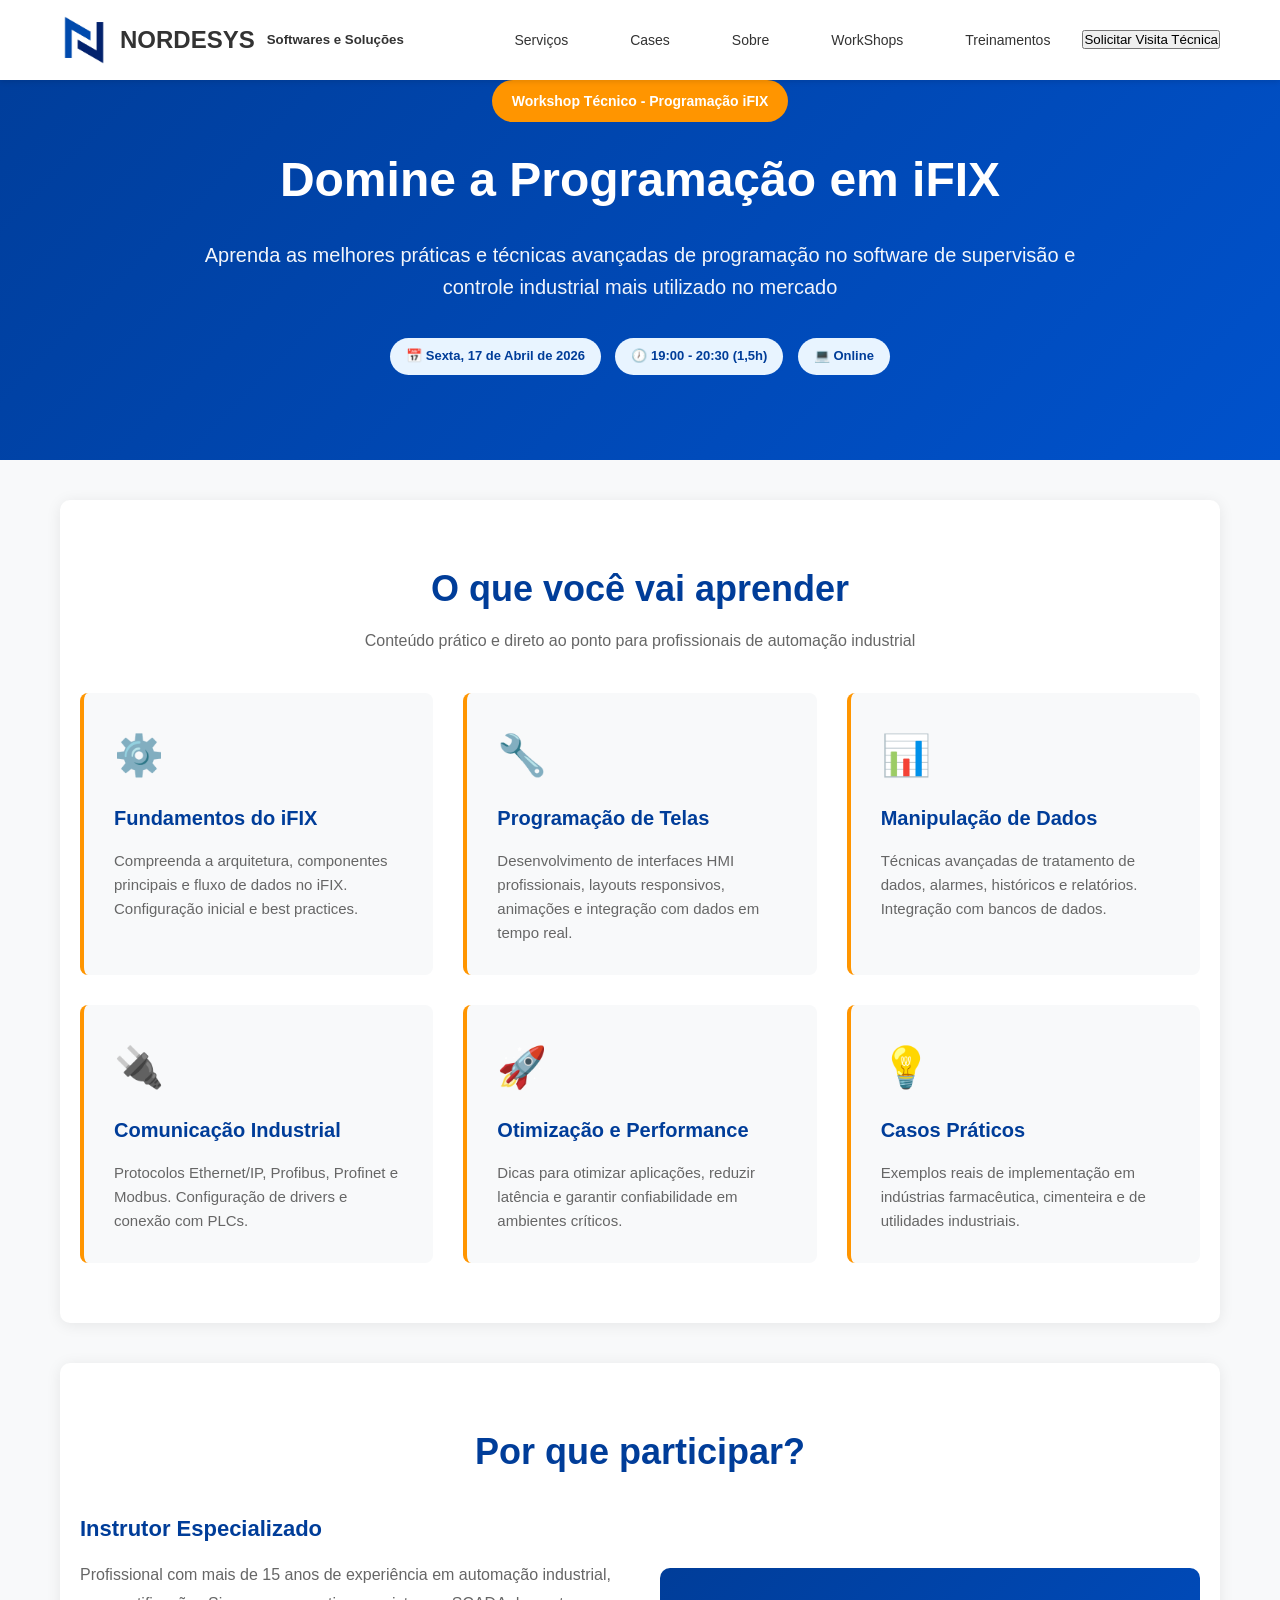
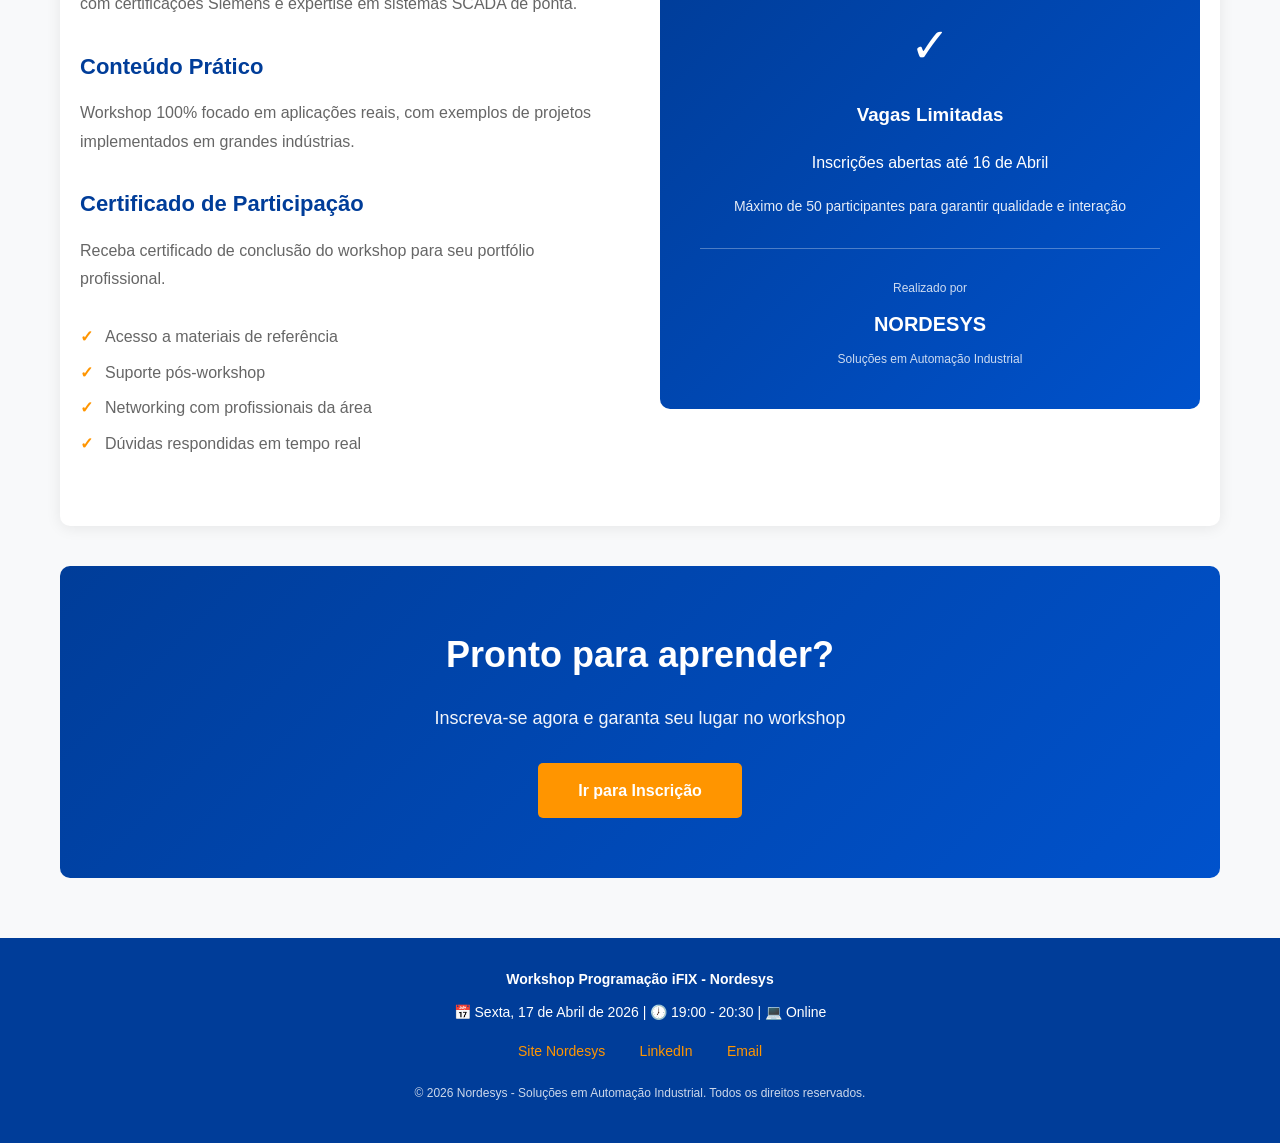
<file: automacao.html>
<!DOCTYPE html>
<html lang="pt-BR">
<head>
    <meta charset="UTF-8">
    <meta name="viewport" content="width=device-width, initial-scale=1.0">
    <title>Workshop Programação iFIX - Nordesys</title>
    <link rel="stylesheet" href="fonts.css">
    <style>

        .header {
    position: sticky;
    top: 0;
    border-bottom: 1px solid var(--border);
    animation: fadeIn 0.6s ease-out;
    background-color:  #FFFFFF; 
    box-shadow: 0 2px 5px rgba(0,0,0,0.1);
    position: fixed;
    width: 100%;
    z-index: 1000;
}

.header-content {
    display: flex;
    align-items: center;
    justify-content: space-between;
    height: 80px;

}

.logo-section {
    display: flex;
    align-items: center;
    gap: 0.75rem;
}
.logo {
    height: 48px;
    width: auto;
}

.nav {
    display: none;
    align-items: center;
    gap: 2rem;
}

@media (min-width: 768px) {
    .nav {
        display: flex;
    }
}

.nav-link {
    color: var(--secondary);
    text-decoration: none;
    transition: color 0.3s ease;
    font-weight: 500;
}

.nav-link:hover {
    color: var(--primary);
} 
        
        * {
            margin: 0;
            padding: 0;
            box-sizing: border-box;
        }

        body {
            font-family: 'Segoe UI', Tahoma, Geneva, Verdana, sans-serif;
            line-height: 1.6;
            color: #333;
            background-color: #f8f9fa;
        }
        .logo {
            font-size: 24px;
            font-weight: bold;
            letter-spacing: 1px;
        }

        .logo-nordesys {
            color: #ff9500;
        }

        nav a {
            color: white;
            text-decoration: none;
            margin-left: 30px;
            font-size: 14px;
            transition: color 0.3s;
        }

        nav a:hover {
            color: #ff9500;
        }

        .hero {
            background: linear-gradient(135deg, #003d99 0%, #0052cc 100%);
            color: white;
            padding: 80px 20px;
            text-align: center;
        }

        .hero-content {
            max-width: 900px;
            margin: 0 auto;
        }

        .hero h1 {
            font-size: 48px;
            margin-bottom: 20px;
            font-weight: 700;
        }

        .hero-subtitle {
            font-size: 20px;
            margin-bottom: 30px;
            opacity: 0.95;
        }

        .hero-badge {
            display: inline-block;
            background-color: #ff9500;
            color: white;
            padding: 10px 20px;
            border-radius: 30px;
            font-weight: bold;
            margin-bottom: 20px;
            font-size: 14px;
        }

        .container {
            max-width: 1200px;
            margin: 0 auto;
            padding: 0 20px;
        }

        .details-section {
            background: white;
            padding: 60px 20px;
            margin: 40px 0;
            border-radius: 10px;
            box-shadow: 0 2px 15px rgba(0, 0, 0, 0.08);
        }

        .details-grid {
            display: grid;
            grid-template-columns: repeat(auto-fit, minmax(280px, 1fr));
            gap: 30px;
            margin-top: 40px;
        }

        .detail-card {
            padding: 30px;
            background: #f8f9fa;
            border-radius: 8px;
            border-left: 4px solid #ff9500;
            transition: transform 0.3s, box-shadow 0.3s;
        }

        .detail-card:hover {
            transform: translateY(-5px);
            box-shadow: 0 5px 20px rgba(0, 0, 0, 0.1);
        }

        .detail-card h3 {
            color: #003d99;
            margin-bottom: 15px;
            font-size: 20px;
        }

        .detail-card .icon {
            font-size: 40px;
            margin-bottom: 15px;
        }

        .detail-card p {
            color: #666;
            font-size: 15px;
        }

        .about-section {
            background: white;
            padding: 60px 20px;
            margin: 40px 0;
            border-radius: 10px;
            box-shadow: 0 2px 15px rgba(0, 0, 0, 0.08);
        }

        .about-section h2 {
            color: #003d99;
            font-size: 36px;
            margin-bottom: 30px;
            text-align: center;
        }

        .about-content {
            display: grid;
            grid-template-columns: 1fr 1fr;
            gap: 40px;
            align-items: center;
        }

        .about-text h3 {
            color: #003d99;
            margin-bottom: 15px;
            font-size: 22px;
        }

        .about-text p {
            color: #666;
            margin-bottom: 15px;
            line-height: 1.8;
        }

        .about-text ul {
            list-style: none;
            margin-top: 20px;
        }

        .about-text li {
            color: #666;
            margin-bottom: 10px;
            padding-left: 25px;
            position: relative;
        }

        .about-text li:before {
            content: "✓";
            position: absolute;
            left: 0;
            color: #ff9500;
            font-weight: bold;
        }

        .form-section {
            background: white;
            padding: 60px 20px;
            margin: 40px 0;
            border-radius: 10px;
            box-shadow: 0 2px 15px rgba(0, 0, 0, 0.08);
        }

        .form-section h2 {
            color: #003d99;
            font-size: 36px;
            margin-bottom: 30px;
            text-align: center;
        }

        .form-container {
            max-width: 700px;
            margin: 0 auto;
        }

        .form-placeholder {
            background: #f0f4ff;
            border: 2px dashed #003d99;
            border-radius: 8px;
            padding: 40px;
            text-align: center;
            color: #003d99;
        }

        .form-placeholder p {
            font-size: 16px;
            margin-bottom: 15px;
        }

        .form-placeholder code {
            background: white;
            padding: 10px 15px;
            border-radius: 5px;
            font-family: 'Courier New', monospace;
            font-size: 12px;
            display: inline-block;
            margin-top: 10px;
        }

        iframe {
            width: 100%;
            min-height: 600px;
            border: none;
            border-radius: 8px;
        }

        .cta-section {
            background: linear-gradient(135deg, #003d99 0%, #0052cc 100%);
            color: white;
            padding: 60px 20px;
            text-align: center;
            margin: 40px 0;
            border-radius: 10px;
        }

        .cta-section h2 {
            font-size: 36px;
            margin-bottom: 20px;
        }

        .cta-section p {
            font-size: 18px;
            margin-bottom: 30px;
            opacity: 0.95;
        }

        .cta-button {
            background-color: #ff9500;
            color: white;
            padding: 15px 40px;
            border: none;
            border-radius: 5px;
            font-size: 16px;
            font-weight: bold;
            cursor: pointer;
            transition: background-color 0.3s, transform 0.3s;
            text-decoration: none;
            display: inline-block;
        }

        .cta-button:hover {
            background-color: #e68900;
            transform: scale(1.05);
        }

        footer {
            background: #003d99;
            color: white;
            text-align: center;
            padding: 30px 20px;
            margin-top: 60px;
        }

        footer p {
            margin-bottom: 10px;
            font-size: 14px;
        }

        .footer-links {
            margin-top: 15px;
        }

        .footer-links a {
            color: #ff9500;
            text-decoration: none;
            margin: 0 15px;
            font-size: 14px;
        }

        .footer-links a:hover {
            text-decoration: underline;
        }

        @media (max-width: 768px) {

            nav {
                display: none;
            }

            .hero h1 {
                font-size: 32px;
            }

            .hero-subtitle {
                font-size: 16px;
            }

            .about-content {
                grid-template-columns: 1fr;
            }

            .details-grid {
                grid-template-columns: 1fr;
            }
        }

        .highlight {
            color: #ff9500;
            font-weight: bold;
        }

        .badge-info {
            display: inline-block;
            background: #e8f4ff;
            color: #003d99;
            padding: 8px 16px;
            border-radius: 20px;
            font-size: 13px;
            font-weight: 600;
            margin: 5px;
        }
    </style>

</head>
<body>
 <!-- Header/Navigation -->
    <header class="header">
        <link rel="icon" href="LOGO.png">
        <div class="container header-content">
            <div class="logo-section">
                <img src="LOGO.png" alt="Nordesys Logo" class="logo">
                <h2 class="Logo_tex">NORDESYS</h2>
                <h5 class="Logo_tex2">Softwares e Soluções</h5>
            </div>
            <nav class="nav">
                <a href="index.html#servicos" class="nav-link">Serviços</a>
                <a href="index.html#cases" class="nav-link">Cases</a>
                <a href="index.html#sobre" class="nav-link">Sobre</a>
                 <a href="automacao.html" class="nav-link">WorkShops</a>
                <a href="treinamento.html" class="nav-link">Treinamentos</a>
                <button class="btn btn-accent" onclick= "abrirWhatsApp()">Solicitar Visita Técnica</button>
            </nav>
        </div>
    </header>

    <section class="hero">
        <div class="hero-content">
            <div class="hero-badge">Workshop Técnico - Programação iFIX</div>
            <h1>Domine a Programação em iFIX</h1>
            <p class="hero-subtitle">Aprenda as melhores práticas e técnicas avançadas de programação no software de supervisão e controle industrial mais utilizado no mercado</p>
            <div style="margin-top: 30px;">
                <span class="badge-info">📅 Sexta, 17 de Abril de 2026</span>
                <span class="badge-info">🕖 19:00 - 20:30 (1,5h)</span>
                <span class="badge-info">💻 Online</span>
            </div>
        </div>
    </section>

    <div class="container">
        <section class="details-section" id="detalhes">
            <h2 style="color: #003d99; font-size: 36px; text-align: center; margin-bottom: 10px;">O que você vai aprender</h2>
            <p style="text-align: center; color: #666; margin-bottom: 40px; font-size: 16px;">Conteúdo prático e direto ao ponto para profissionais de automação industrial</p>
            
            <div class="details-grid">
                <div class="detail-card">
                    <div class="icon">⚙️</div>
                    <h3>Fundamentos do iFIX</h3>
                    <p>Compreenda a arquitetura, componentes principais e fluxo de dados no iFIX. Configuração inicial e best practices.</p>
                </div>

                <div class="detail-card">
                    <div class="icon">🔧</div>
                    <h3>Programação de Telas</h3>
                    <p>Desenvolvimento de interfaces HMI profissionais, layouts responsivos, animações e integração com dados em tempo real.</p>
                </div>

                <div class="detail-card">
                    <div class="icon">📊</div>
                    <h3>Manipulação de Dados</h3>
                    <p>Técnicas avançadas de tratamento de dados, alarmes, históricos e relatórios. Integração com bancos de dados.</p>
                </div>

                <div class="detail-card">
                    <div class="icon">🔌</div>
                    <h3>Comunicação Industrial</h3>
                    <p>Protocolos Ethernet/IP, Profibus, Profinet e Modbus. Configuração de drivers e conexão com PLCs.</p>
                </div>

                <div class="detail-card">
                    <div class="icon">🚀</div>
                    <h3>Otimização e Performance</h3>
                    <p>Dicas para otimizar aplicações, reduzir latência e garantir confiabilidade em ambientes críticos.</p>
                </div>

                <div class="detail-card">
                    <div class="icon">💡</div>
                    <h3>Casos Práticos</h3>
                    <p>Exemplos reais de implementação em indústrias farmacêutica, cimenteira e de utilidades industriais.</p>
                </div>
            </div>
        </section>

        <section class="about-section" id="sobre">
            <h2>Por que participar?</h2>
            <div class="about-content">
                <div class="about-text">
                    <h3>Instrutor Especializado</h3>
                    <p>Profissional com mais de 15 anos de experiência em automação industrial, com certificações Siemens e expertise em sistemas SCADA de ponta.</p>
                    
                    <h3 style="margin-top: 30px;">Conteúdo Prático</h3>
                    <p>Workshop 100% focado em aplicações reais, com exemplos de projetos implementados em grandes indústrias.</p>

                    <h3 style="margin-top: 30px;">Certificado de Participação</h3>
                    <p>Receba certificado de conclusão do workshop para seu portfólio profissional.</p>

                    <ul style="margin-top: 30px;">
                        <li>Acesso a materiais de referência</li>
                        <li>Suporte pós-workshop</li>
                        <li>Networking com profissionais da área</li>
                        <li>Dúvidas respondidas em tempo real</li>
                    </ul>
                </div>

                <div style="background: linear-gradient(135deg, #003d99 0%, #0052cc 100%); border-radius: 10px; padding: 40px; color: white; text-align: center;">
                    <div style="font-size: 48px; margin-bottom: 15px;">✓</div>
                    <h3 style="color: white; margin-bottom: 20px;">Vagas Limitadas</h3>
                    <p style="margin-bottom: 20px;">Inscrições abertas até 16 de Abril</p>
                    <p style="font-size: 14px; opacity: 0.9;">Máximo de 50 participantes para garantir qualidade e interação</p>
                    <div style="margin-top: 30px; padding-top: 30px; border-top: 1px solid rgba(255, 255, 255, 0.3);">
                        <p style="font-size: 12px; opacity: 0.8; margin-bottom: 10px;">Realizado por</p>
                        <p style="font-size: 20px; font-weight: bold;">NORDESYS</p>
                        <p style="font-size: 12px; opacity: 0.8; margin-top: 10px;">Soluções em Automação Industrial</p>
                    </div>
                </div>
            </div>
        </section>

       <section class="cta-section">
            <h2>Pronto para aprender?</h2>
            <p>Inscreva-se agora e garanta seu lugar no workshop</p>
            <a href="https://forms.gle/te7STDKW4qGPtStk7" class="cta-button">Ir para Inscrição</a>
        </section>
    </div>

    <footer id="contato">
        <p><strong>Workshop Programação iFIX - Nordesys</strong></p>
        <p>📅 Sexta, 17 de Abril de 2026 | 🕖 19:00 - 20:30 | 💻 Online</p>
        
        <div class="footer-links">
            <a href="https://nordesys.com.br" target="_blank">Site Nordesys</a>
            <a href="https://linkedin.com/company/nordesyss" target="_blank">LinkedIn</a>
            <a href="mailto:contato@nordesys.com.br">Email</a>
        </div>

        <p style="margin-top: 20px; font-size: 12px; opacity: 0.8;">© 2026 Nordesys - Soluções em Automação Industrial. Todos os direitos reservados.</p>
    </footer>
</body>
</html>
</file>
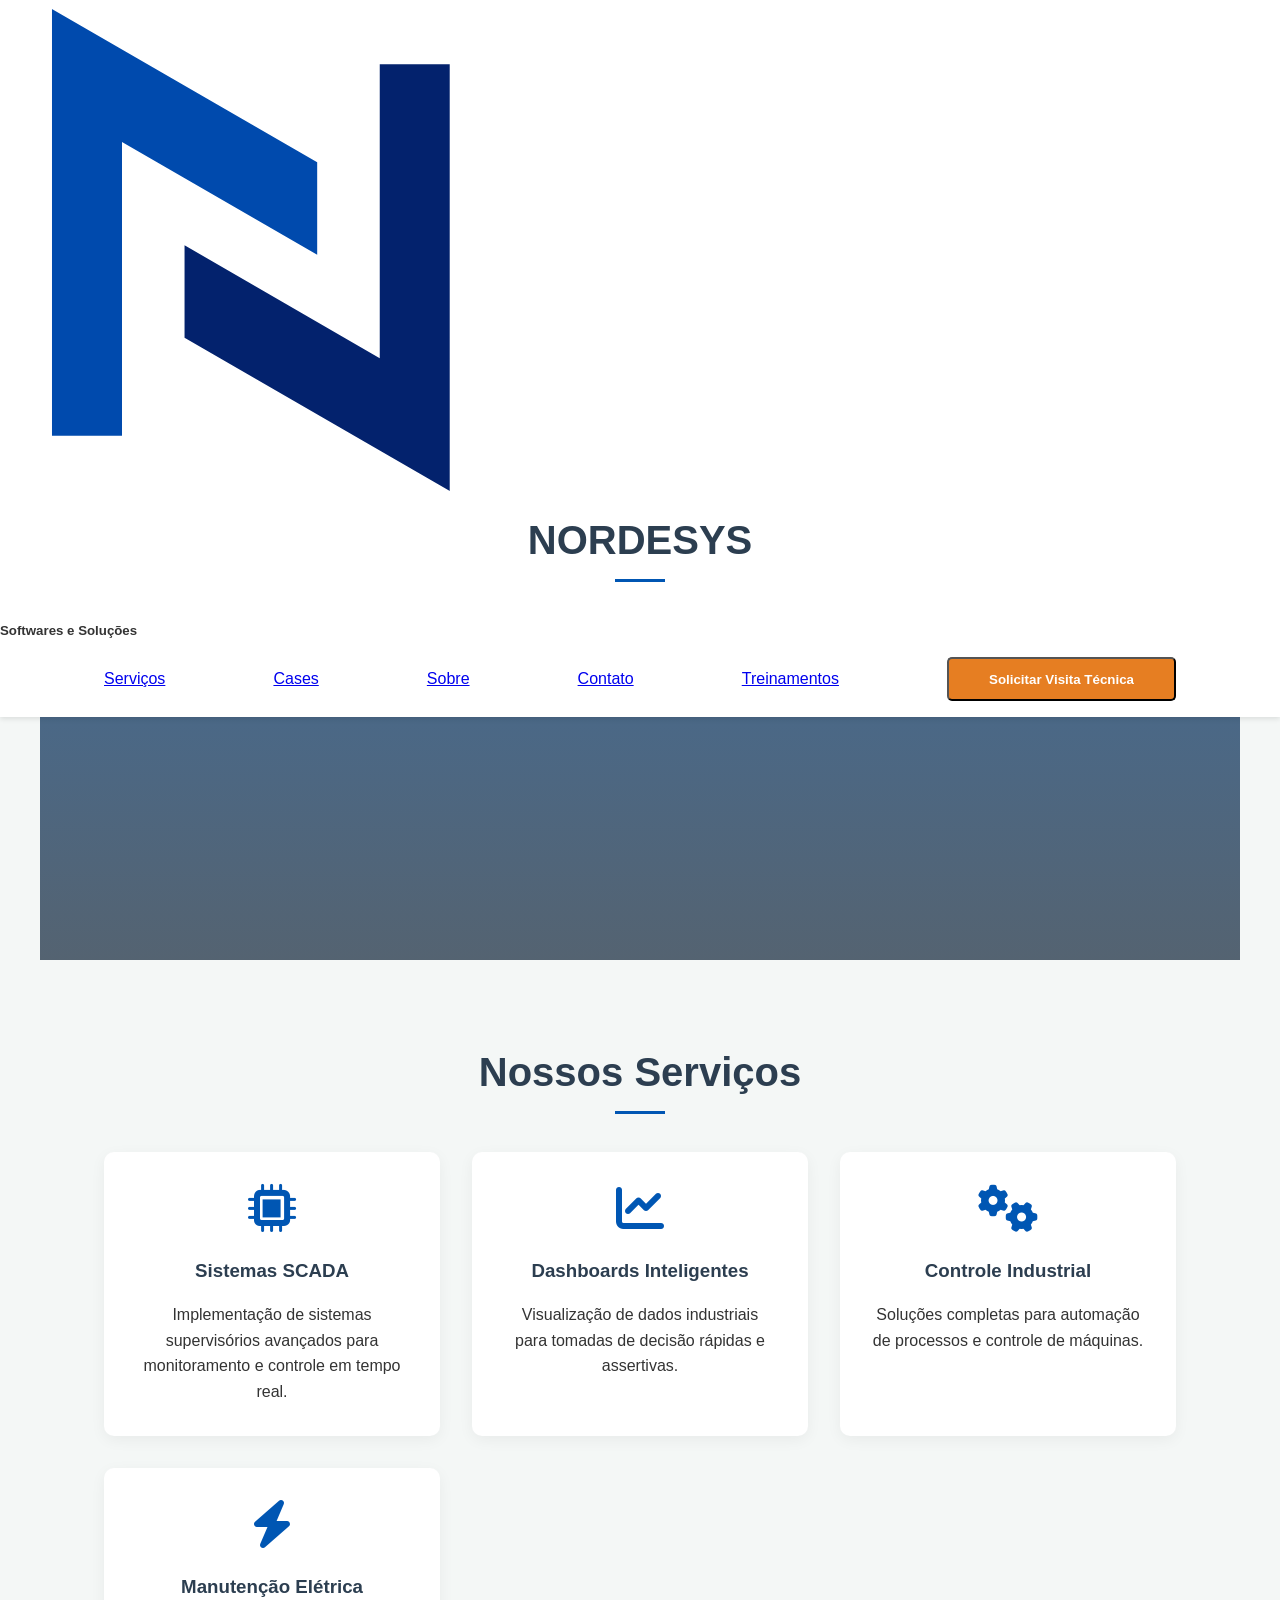
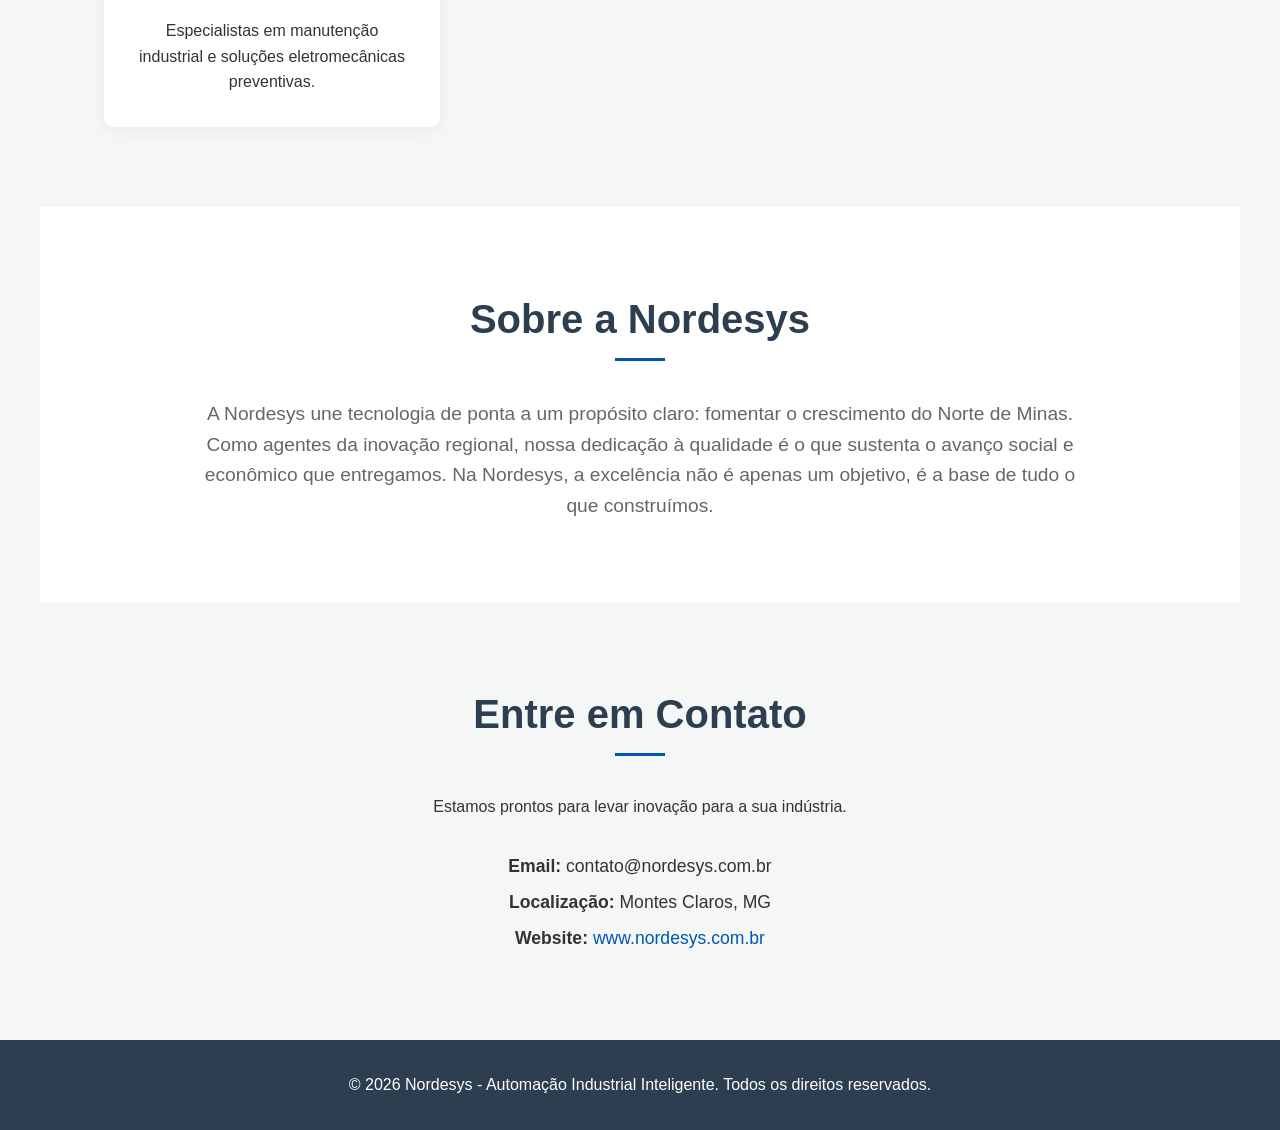
<file: contato.html>
<!DOCTYPE html>
<html lang="pt-br">
<head>
    <meta charset="UTF-8">
    <meta name="viewport" content="width=device-width, initial-scale=1.0">
    <title>Nordesys - Automação Industrial Inteligente</title>
    <style>
        /* Variáveis de Cores */
        :root {
            --primary-color: #0056b3;
            --secondary-color: #2c3e50;
            --accent-color: #e67e22;
            --text-color: #333;
            --bg-light: #f4f7f6;
            --white: #ffffff;
        }

        /* Reset Básico */
        * {
            margin: 0;
            padding: 0;
            box-sizing: border-box;
        }

        body {
            font-family: 'Segoe UI', Roboto, Helvetica, Arial, sans-serif;
            line-height: 1.6;
            color: var(--text-color);
            background-color: var(--bg-light);
        }

        /* Cabeçalho */
        header {
            background-color: var(--white);
            box-shadow: 0 2px 5px rgba(0,0,0,0.1);
            position: fixed;
            width: 100%;
            top: 0;
            z-index: 1000;
        }

        nav {
            display: flex;
            justify-content: space-between;
            align-items: center;
            padding: 1rem 5%;
            max-width: 1200px;
            margin: 0 auto;
        }

        .logo {
            font-size: 1.8rem;
            font-weight: bold;
            color: var(--primary-color);
            text-transform: uppercase;
            letter-spacing: 2px;
        }

        .nav-links {
            display: flex;
            list-style: none;
        }

        .nav-links li {
            margin-left: 2rem;
        }

        .nav-links a {
            text-decoration: none;
            color: var(--secondary-color);
            font-weight: 500;
            transition: color 0.3s;
        }

        .nav-links a:hover {
            color: var(--primary-color);
        }

        /* Hero Section */
        .hero {
            height: 100vh;
            background: linear-gradient(rgba(0, 86, 179, 0.8), rgba(44, 62, 80, 0.8)), url('https://images.unsplash.com/photo-1581091226825-a6a2a5aee158?ixlib=rb-1.2.1&auto=format&fit=crop&w=1350&q=80');
            background-size: cover;
            background-position: center;
            display: flex;
            flex-direction: column;
            justify-content: center;
            align-items: center;
            text-align: center;
            color: var(--white);
            padding: 0 1rem;
            margin-top: 60px;
        }

        .hero h1 {
            font-size: 3.5rem;
            margin-bottom: 1rem;
            text-transform: uppercase;
        }

        .hero p {
            font-size: 1.5rem;
            margin-bottom: 2rem;
            max-width: 800px;
        }

        .btn {
            padding: 0.8rem 2.5rem;
            background-color: var(--accent-color);
            color: var(--white);
            text-decoration: none;
            border-radius: 5px;
            font-weight: bold;
            transition: background 0.3s;
        }

        .btn:hover {
            background-color: #d35400;
        }

        /* Seções Gerais */
        section {
            padding: 5rem 5%;
            max-width: 1200px;
            margin: 0 auto;
        }

        h2 {
            text-align: center;
            font-size: 2.5rem;
            margin-bottom: 3rem;
            color: var(--secondary-color);
            position: relative;
        }

        h2::after {
            content: '';
            width: 50px;
            height: 3px;
            background-color: var(--primary-color);
            position: absolute;
            bottom: -10px;
            left: 50%;
            transform: translateX(-50%);
        }

        /* Serviços */
        .services-grid {
            display: grid;
            grid-template-columns: repeat(auto-fit, minmax(250px, 1fr));
            gap: 2rem;
        }

        .service-card {
            background: var(--white);
            padding: 2rem;
            border-radius: 10px;
            box-shadow: 0 4px 15px rgba(0,0,0,0.05);
            text-align: center;
            transition: transform 0.3s;
        }

        .service-card:hover {
            transform: translateY(-10px);
        }

        .service-card i {
            font-size: 3rem;
            color: var(--primary-color);
            margin-bottom: 1.5rem;
            display: block;
        }

        .service-card h3 {
            margin-bottom: 1rem;
            color: var(--secondary-color);
        }

        /* Sobre */
        .about {
            background-color: var(--white);
            text-align: center;
        }

        .about p {
            font-size: 1.2rem;
            max-width: 900px;
            margin: 0 auto;
            color: #666;
        }

        /* Contato */
        .contact {
            text-align: center;
        }

        .contact-info {
            margin-top: 2rem;
            font-size: 1.1rem;
        }

        .contact-info p {
            margin-bottom: 0.5rem;
        }

        /* Rodapé */
        footer {
            background-color: var(--secondary-color);
            color: var(--white);
            text-align: center;
            padding: 2rem 0;
        }

        /* Responsividade */
        @media (max-width: 768px) {
            .hero h1 { font-size: 2.5rem; }
            .hero p { font-size: 1.2rem; }
            .nav-links { display: none; }
        }
    </style>
    <!-- Font Awesome para Ícones -->
    <link rel="stylesheet" href="https://cdnjs.cloudflare.com/ajax/libs/font-awesome/6.0.0/css/all.min.css">
</head>
<body>

<header class="header">
        <div class="container header-content">
            <div class="logo-section">
                <img src="LOGO.png" alt="Nordesys Logo" class="logo">
                <h2 class="Logo_tex">NORDESYS</h2>
                <h5 class="Logo_tex2">Softwares e Soluções</h5>
            </div>
            <nav class="nav">
                <a href="index.html#servicos" class="nav-link">Serviços</a>
                <a href="index.html#cases" class="nav-link">Cases</a>
                <a href="index.html#sobre" class="nav-link">Sobre</a>
                <a href="contato.html#contato" class="nav-link" target="_blank" >Contato</a>
                <a href="treinamentos.html#contato" class="nav-link" target="_blank">Treinamentos</a>
                <button class="btn btn-accent" onclick= "abrirWhatsApp()">Solicitar Visita Técnica</button>
            </nav>
        </div>
    </header>

    <section id="home" class="hero">
        <h1>Automação Industrial Inteligente</h1>
        <p>Transforme seus processos com soluções de software e automação de ponta. Maximize sua produtividade com inteligência e controle.</p>
        <a href="#servicos" class="btn">Conheça Nossas Soluções</a>
    </section>

    <section id="servicos">
        <h2>Nossos Serviços</h2>
        <div class="services-grid">
            <div class="service-card">
                <i class="fas fa-microchip"></i>
                <h3>Sistemas SCADA</h3>
                <p>Implementação de sistemas supervisórios avançados para monitoramento e controle em tempo real.</p>
            </div>
            <div class="service-card">
                <i class="fas fa-chart-line"></i>
                <h3>Dashboards Inteligentes</h3>
                <p>Visualização de dados industriais para tomadas de decisão rápidas e assertivas.</p>
            </div>
            <div class="service-card">
                <i class="fas fa-cogs"></i>
                <h3>Controle Industrial</h3>
                <p>Soluções completas para automação de processos e controle de máquinas.</p>
            </div>
            <div class="service-card">
                <i class="fas fa-bolt"></i>
                <h3>Manutenção Elétrica</h3>
                <p>Especialistas em manutenção industrial e soluções eletromecânicas preventivas.</p>
            </div>
        </div>
    </section>

    <section id="sobre" class="about">
        <h2>Sobre a Nordesys</h2>
        <p>
            A Nordesys une tecnologia de ponta a um propósito claro: fomentar o crescimento do Norte de Minas. 
            Como agentes da inovação regional, nossa dedicação à qualidade é o que sustenta o avanço social e econômico que entregamos. 
            Na Nordesys, a excelência não é apenas um objetivo, é a base de tudo o que construímos.
        </p>
    </section>

    <section id="contato" class="contact">
        <h2>Entre em Contato</h2>
        <p>Estamos prontos para levar inovação para a sua indústria.</p>
        <div class="contact-info">
            <p><strong>Email:</strong> contato@nordesys.com.br</p>
            <p><strong>Localização:</strong> Montes Claros, MG</p>
            <p><strong>Website:</strong> <a href="https://nordesys.com.br" style="color: var(--primary-color); text-decoration: none;">www.nordesys.com.br</a></p>
        </div>
    </section>

    <footer>
        <p>&copy; 2026 Nordesys - Automação Industrial Inteligente. Todos os direitos reservados.</p>
    </footer>

</body>
</html>
</file>
<file: fonts.css>
/* cyrillic-ext */
@font-face {
  font-family: 'Inter';
  font-style: normal;
  font-weight: 400;
  font-display: swap;
  src: url(fonts/UcC73FwrK3iLTeHuS_nVMrMxCp50SjIa2JL7SUc.woff2) format('woff2');
  unicode-range: U+0460-052F, U+1C80-1C8A, U+20B4, U+2DE0-2DFF, U+A640-A69F, U+FE2E-FE2F;
}
/* cyrillic */
@font-face {
  font-family: 'Inter';
  font-style: normal;
  font-weight: 400;
  font-display: swap;
  src: url(fonts/UcC73FwrK3iLTeHuS_nVMrMxCp50SjIa0ZL7SUc.woff2) format('woff2');
  unicode-range: U+0301, U+0400-045F, U+0490-0491, U+04B0-04B1, U+2116;
}
/* greek-ext */
@font-face {
  font-family: 'Inter';
  font-style: normal;
  font-weight: 400;
  font-display: swap;
  src: url(fonts/UcC73FwrK3iLTeHuS_nVMrMxCp50SjIa2ZL7SUc.woff2) format('woff2');
  unicode-range: U+1F00-1FFF;
}
/* greek */
@font-face {
  font-family: 'Inter';
  font-style: normal;
  font-weight: 400;
  font-display: swap;
  src: url(fonts/UcC73FwrK3iLTeHuS_nVMrMxCp50SjIa1pL7SUc.woff2) format('woff2');
  unicode-range: U+0370-0377, U+037A-037F, U+0384-038A, U+038C, U+038E-03A1, U+03A3-03FF;
}
/* vietnamese */
@font-face {
  font-family: 'Inter';
  font-style: normal;
  font-weight: 400;
  font-display: swap;
  src: url(fonts/UcC73FwrK3iLTeHuS_nVMrMxCp50SjIa2pL7SUc.woff2) format('woff2');
  unicode-range: U+0102-0103, U+0110-0111, U+0128-0129, U+0168-0169, U+01A0-01A1, U+01AF-01B0, U+0300-0301, U+0303-0304, U+0308-0309, U+0323, U+0329, U+1EA0-1EF9, U+20AB;
}
/* latin-ext */
@font-face {
  font-family: 'Inter';
  font-style: normal;
  font-weight: 400;
  font-display: swap;
  src: url(fonts/UcC73FwrK3iLTeHuS_nVMrMxCp50SjIa25L7SUc.woff2) format('woff2');
  unicode-range: U+0100-02BA, U+02BD-02C5, U+02C7-02CC, U+02CE-02D7, U+02DD-02FF, U+0304, U+0308, U+0329, U+1D00-1DBF, U+1E00-1E9F, U+1EF2-1EFF, U+2020, U+20A0-20AB, U+20AD-20C0, U+2113, U+2C60-2C7F, U+A720-A7FF;
}
/* latin */
@font-face {
  font-family: 'Inter';
  font-style: normal;
  font-weight: 400;
  font-display: swap;
  src: url(fonts/UcC73FwrK3iLTeHuS_nVMrMxCp50SjIa1ZL7.woff2) format('woff2');
  unicode-range: U+0000-00FF, U+0131, U+0152-0153, U+02BB-02BC, U+02C6, U+02DA, U+02DC, U+0304, U+0308, U+0329, U+2000-206F, U+20AC, U+2122, U+2191, U+2193, U+2212, U+2215, U+FEFF, U+FFFD;
}
/* cyrillic-ext */
@font-face {
  font-family: 'Inter';
  font-style: normal;
  font-weight: 500;
  font-display: swap;
  src: url(fonts/UcC73FwrK3iLTeHuS_nVMrMxCp50SjIa2JL7SUc.woff2) format('woff2');
  unicode-range: U+0460-052F, U+1C80-1C8A, U+20B4, U+2DE0-2DFF, U+A640-A69F, U+FE2E-FE2F;
}
/* cyrillic */
@font-face {
  font-family: 'Inter';
  font-style: normal;
  font-weight: 500;
  font-display: swap;
  src: url(fonts/UcC73FwrK3iLTeHuS_nVMrMxCp50SjIa0ZL7SUc.woff2) format('woff2');
  unicode-range: U+0301, U+0400-045F, U+0490-0491, U+04B0-04B1, U+2116;
}
/* greek-ext */
@font-face {
  font-family: 'Inter';
  font-style: normal;
  font-weight: 500;
  font-display: swap;
  src: url(fonts/UcC73FwrK3iLTeHuS_nVMrMxCp50SjIa2ZL7SUc.woff2) format('woff2');
  unicode-range: U+1F00-1FFF;
}
/* greek */
@font-face {
  font-family: 'Inter';
  font-style: normal;
  font-weight: 500;
  font-display: swap;
  src: url(fonts/UcC73FwrK3iLTeHuS_nVMrMxCp50SjIa1pL7SUc.woff2) format('woff2');
  unicode-range: U+0370-0377, U+037A-037F, U+0384-038A, U+038C, U+038E-03A1, U+03A3-03FF;
}
/* vietnamese */
@font-face {
  font-family: 'Inter';
  font-style: normal;
  font-weight: 500;
  font-display: swap;
  src: url(fonts/UcC73FwrK3iLTeHuS_nVMrMxCp50SjIa2pL7SUc.woff2) format('woff2');
  unicode-range: U+0102-0103, U+0110-0111, U+0128-0129, U+0168-0169, U+01A0-01A1, U+01AF-01B0, U+0300-0301, U+0303-0304, U+0308-0309, U+0323, U+0329, U+1EA0-1EF9, U+20AB;
}
/* latin-ext */
@font-face {
  font-family: 'Inter';
  font-style: normal;
  font-weight: 500;
  font-display: swap;
  src: url(fonts/UcC73FwrK3iLTeHuS_nVMrMxCp50SjIa25L7SUc.woff2) format('woff2');
  unicode-range: U+0100-02BA, U+02BD-02C5, U+02C7-02CC, U+02CE-02D7, U+02DD-02FF, U+0304, U+0308, U+0329, U+1D00-1DBF, U+1E00-1E9F, U+1EF2-1EFF, U+2020, U+20A0-20AB, U+20AD-20C0, U+2113, U+2C60-2C7F, U+A720-A7FF;
}
/* latin */
@font-face {
  font-family: 'Inter';
  font-style: normal;
  font-weight: 500;
  font-display: swap;
  src: url(fonts/UcC73FwrK3iLTeHuS_nVMrMxCp50SjIa1ZL7.woff2) format('woff2');
  unicode-range: U+0000-00FF, U+0131, U+0152-0153, U+02BB-02BC, U+02C6, U+02DA, U+02DC, U+0304, U+0308, U+0329, U+2000-206F, U+20AC, U+2122, U+2191, U+2193, U+2212, U+2215, U+FEFF, U+FFFD;
}
/* cyrillic-ext */
@font-face {
  font-family: 'Inter';
  font-style: normal;
  font-weight: 600;
  font-display: swap;
  src: url(fonts/UcC73FwrK3iLTeHuS_nVMrMxCp50SjIa2JL7SUc.woff2) format('woff2');
  unicode-range: U+0460-052F, U+1C80-1C8A, U+20B4, U+2DE0-2DFF, U+A640-A69F, U+FE2E-FE2F;
}
/* cyrillic */
@font-face {
  font-family: 'Inter';
  font-style: normal;
  font-weight: 600;
  font-display: swap;
  src: url(fonts/UcC73FwrK3iLTeHuS_nVMrMxCp50SjIa0ZL7SUc.woff2) format('woff2');
  unicode-range: U+0301, U+0400-045F, U+0490-0491, U+04B0-04B1, U+2116;
}
/* greek-ext */
@font-face {
  font-family: 'Inter';
  font-style: normal;
  font-weight: 600;
  font-display: swap;
  src: url(fonts/UcC73FwrK3iLTeHuS_nVMrMxCp50SjIa2ZL7SUc.woff2) format('woff2');
  unicode-range: U+1F00-1FFF;
}
/* greek */
@font-face {
  font-family: 'Inter';
  font-style: normal;
  font-weight: 600;
  font-display: swap;
  src: url(fonts/UcC73FwrK3iLTeHuS_nVMrMxCp50SjIa1pL7SUc.woff2) format('woff2');
  unicode-range: U+0370-0377, U+037A-037F, U+0384-038A, U+038C, U+038E-03A1, U+03A3-03FF;
}
/* vietnamese */
@font-face {
  font-family: 'Inter';
  font-style: normal;
  font-weight: 600;
  font-display: swap;
  src: url(fonts/UcC73FwrK3iLTeHuS_nVMrMxCp50SjIa2pL7SUc.woff2) format('woff2');
  unicode-range: U+0102-0103, U+0110-0111, U+0128-0129, U+0168-0169, U+01A0-01A1, U+01AF-01B0, U+0300-0301, U+0303-0304, U+0308-0309, U+0323, U+0329, U+1EA0-1EF9, U+20AB;
}
/* latin-ext */
@font-face {
  font-family: 'Inter';
  font-style: normal;
  font-weight: 600;
  font-display: swap;
  src: url(fonts/UcC73FwrK3iLTeHuS_nVMrMxCp50SjIa25L7SUc.woff2) format('woff2');
  unicode-range: U+0100-02BA, U+02BD-02C5, U+02C7-02CC, U+02CE-02D7, U+02DD-02FF, U+0304, U+0308, U+0329, U+1D00-1DBF, U+1E00-1E9F, U+1EF2-1EFF, U+2020, U+20A0-20AB, U+20AD-20C0, U+2113, U+2C60-2C7F, U+A720-A7FF;
}
/* latin */
@font-face {
  font-family: 'Inter';
  font-style: normal;
  font-weight: 600;
  font-display: swap;
  src: url(fonts/UcC73FwrK3iLTeHuS_nVMrMxCp50SjIa1ZL7.woff2) format('woff2');
  unicode-range: U+0000-00FF, U+0131, U+0152-0153, U+02BB-02BC, U+02C6, U+02DA, U+02DC, U+0304, U+0308, U+0329, U+2000-206F, U+20AC, U+2122, U+2191, U+2193, U+2212, U+2215, U+FEFF, U+FFFD;
}
/* cyrillic-ext */
@font-face {
  font-family: 'Inter';
  font-style: normal;
  font-weight: 700;
  font-display: swap;
  src: url(fonts/UcC73FwrK3iLTeHuS_nVMrMxCp50SjIa2JL7SUc.woff2) format('woff2');
  unicode-range: U+0460-052F, U+1C80-1C8A, U+20B4, U+2DE0-2DFF, U+A640-A69F, U+FE2E-FE2F;
}
/* cyrillic */
@font-face {
  font-family: 'Inter';
  font-style: normal;
  font-weight: 700;
  font-display: swap;
  src: url(fonts/UcC73FwrK3iLTeHuS_nVMrMxCp50SjIa0ZL7SUc.woff2) format('woff2');
  unicode-range: U+0301, U+0400-045F, U+0490-0491, U+04B0-04B1, U+2116;
}
/* greek-ext */
@font-face {
  font-family: 'Inter';
  font-style: normal;
  font-weight: 700;
  font-display: swap;
  src: url(fonts/UcC73FwrK3iLTeHuS_nVMrMxCp50SjIa2ZL7SUc.woff2) format('woff2');
  unicode-range: U+1F00-1FFF;
}
/* greek */
@font-face {
  font-family: 'Inter';
  font-style: normal;
  font-weight: 700;
  font-display: swap;
  src: url(fonts/UcC73FwrK3iLTeHuS_nVMrMxCp50SjIa1pL7SUc.woff2) format('woff2');
  unicode-range: U+0370-0377, U+037A-037F, U+0384-038A, U+038C, U+038E-03A1, U+03A3-03FF;
}
/* vietnamese */
@font-face {
  font-family: 'Inter';
  font-style: normal;
  font-weight: 700;
  font-display: swap;
  src: url(fonts/UcC73FwrK3iLTeHuS_nVMrMxCp50SjIa2pL7SUc.woff2) format('woff2');
  unicode-range: U+0102-0103, U+0110-0111, U+0128-0129, U+0168-0169, U+01A0-01A1, U+01AF-01B0, U+0300-0301, U+0303-0304, U+0308-0309, U+0323, U+0329, U+1EA0-1EF9, U+20AB;
}
/* latin-ext */
@font-face {
  font-family: 'Inter';
  font-style: normal;
  font-weight: 700;
  font-display: swap;
  src: url(fonts/UcC73FwrK3iLTeHuS_nVMrMxCp50SjIa25L7SUc.woff2) format('woff2');
  unicode-range: U+0100-02BA, U+02BD-02C5, U+02C7-02CC, U+02CE-02D7, U+02DD-02FF, U+0304, U+0308, U+0329, U+1D00-1DBF, U+1E00-1E9F, U+1EF2-1EFF, U+2020, U+20A0-20AB, U+20AD-20C0, U+2113, U+2C60-2C7F, U+A720-A7FF;
}
/* latin */
@font-face {
  font-family: 'Inter';
  font-style: normal;
  font-weight: 700;
  font-display: swap;
  src: url(fonts/UcC73FwrK3iLTeHuS_nVMrMxCp50SjIa1ZL7.woff2) format('woff2');
  unicode-range: U+0000-00FF, U+0131, U+0152-0153, U+02BB-02BC, U+02C6, U+02DA, U+02DC, U+0304, U+0308, U+0329, U+2000-206F, U+20AC, U+2122, U+2191, U+2193, U+2212, U+2215, U+FEFF, U+FFFD;
}
/* devanagari */
@font-face {
  font-family: 'Poppins';
  font-style: normal;
  font-weight: 400;
  font-display: swap;
  src: url(fonts/pxiEyp8kv8JHgFVrJJbecmNE.woff2) format('woff2');
  unicode-range: U+0900-097F, U+1CD0-1CF9, U+200C-200D, U+20A8, U+20B9, U+20F0, U+25CC, U+A830-A839, U+A8E0-A8FF, U+11B00-11B09;
}
/* latin-ext */
@font-face {
  font-family: 'Poppins';
  font-style: normal;
  font-weight: 400;
  font-display: swap;
  src: url(fonts/pxiEyp8kv8JHgFVrJJnecmNE.woff2) format('woff2');
  unicode-range: U+0100-02BA, U+02BD-02C5, U+02C7-02CC, U+02CE-02D7, U+02DD-02FF, U+0304, U+0308, U+0329, U+1D00-1DBF, U+1E00-1E9F, U+1EF2-1EFF, U+2020, U+20A0-20AB, U+20AD-20C0, U+2113, U+2C60-2C7F, U+A720-A7FF;
}
/* latin */
@font-face {
  font-family: 'Poppins';
  font-style: normal;
  font-weight: 400;
  font-display: swap;
  src: url(fonts/pxiEyp8kv8JHgFVrJJfecg.woff2) format('woff2');
  unicode-range: U+0000-00FF, U+0131, U+0152-0153, U+02BB-02BC, U+02C6, U+02DA, U+02DC, U+0304, U+0308, U+0329, U+2000-206F, U+20AC, U+2122, U+2191, U+2193, U+2212, U+2215, U+FEFF, U+FFFD;
}
/* devanagari */
@font-face {
  font-family: 'Poppins';
  font-style: normal;
  font-weight: 500;
  font-display: swap;
  src: url(fonts/pxiByp8kv8JHgFVrLGT9Z11lFc-K.woff2) format('woff2');
  unicode-range: U+0900-097F, U+1CD0-1CF9, U+200C-200D, U+20A8, U+20B9, U+20F0, U+25CC, U+A830-A839, U+A8E0-A8FF, U+11B00-11B09;
}
/* latin-ext */
@font-face {
  font-family: 'Poppins';
  font-style: normal;
  font-weight: 500;
  font-display: swap;
  src: url(fonts/pxiByp8kv8JHgFVrLGT9Z1JlFc-K.woff2) format('woff2');
  unicode-range: U+0100-02BA, U+02BD-02C5, U+02C7-02CC, U+02CE-02D7, U+02DD-02FF, U+0304, U+0308, U+0329, U+1D00-1DBF, U+1E00-1E9F, U+1EF2-1EFF, U+2020, U+20A0-20AB, U+20AD-20C0, U+2113, U+2C60-2C7F, U+A720-A7FF;
}
/* latin */
@font-face {
  font-family: 'Poppins';
  font-style: normal;
  font-weight: 500;
  font-display: swap;
  src: url(fonts/pxiByp8kv8JHgFVrLGT9Z1xlFQ.woff2) format('woff2');
  unicode-range: U+0000-00FF, U+0131, U+0152-0153, U+02BB-02BC, U+02C6, U+02DA, U+02DC, U+0304, U+0308, U+0329, U+2000-206F, U+20AC, U+2122, U+2191, U+2193, U+2212, U+2215, U+FEFF, U+FFFD;
}
/* devanagari */
@font-face {
  font-family: 'Poppins';
  font-style: normal;
  font-weight: 600;
  font-display: swap;
  src: url(fonts/pxiByp8kv8JHgFVrLEj6Z11lFc-K.woff2) format('woff2');
  unicode-range: U+0900-097F, U+1CD0-1CF9, U+200C-200D, U+20A8, U+20B9, U+20F0, U+25CC, U+A830-A839, U+A8E0-A8FF, U+11B00-11B09;
}
/* latin-ext */
@font-face {
  font-family: 'Poppins';
  font-style: normal;
  font-weight: 600;
  font-display: swap;
  src: url(fonts/pxiByp8kv8JHgFVrLEj6Z1JlFc-K.woff2) format('woff2');
  unicode-range: U+0100-02BA, U+02BD-02C5, U+02C7-02CC, U+02CE-02D7, U+02DD-02FF, U+0304, U+0308, U+0329, U+1D00-1DBF, U+1E00-1E9F, U+1EF2-1EFF, U+2020, U+20A0-20AB, U+20AD-20C0, U+2113, U+2C60-2C7F, U+A720-A7FF;
}
/* latin */
@font-face {
  font-family: 'Poppins';
  font-style: normal;
  font-weight: 600;
  font-display: swap;
  src: url(fonts/pxiByp8kv8JHgFVrLEj6Z1xlFQ.woff2) format('woff2');
  unicode-range: U+0000-00FF, U+0131, U+0152-0153, U+02BB-02BC, U+02C6, U+02DA, U+02DC, U+0304, U+0308, U+0329, U+2000-206F, U+20AC, U+2122, U+2191, U+2193, U+2212, U+2215, U+FEFF, U+FFFD;
}
/* devanagari */
@font-face {
  font-family: 'Poppins';
  font-style: normal;
  font-weight: 700;
  font-display: swap;
  src: url(fonts/pxiByp8kv8JHgFVrLCz7Z11lFc-K.woff2) format('woff2');
  unicode-range: U+0900-097F, U+1CD0-1CF9, U+200C-200D, U+20A8, U+20B9, U+20F0, U+25CC, U+A830-A839, U+A8E0-A8FF, U+11B00-11B09;
}
/* latin-ext */
@font-face {
  font-family: 'Poppins';
  font-style: normal;
  font-weight: 700;
  font-display: swap;
  src: url(fonts/pxiByp8kv8JHgFVrLCz7Z1JlFc-K.woff2) format('woff2');
  unicode-range: U+0100-02BA, U+02BD-02C5, U+02C7-02CC, U+02CE-02D7, U+02DD-02FF, U+0304, U+0308, U+0329, U+1D00-1DBF, U+1E00-1E9F, U+1EF2-1EFF, U+2020, U+20A0-20AB, U+20AD-20C0, U+2113, U+2C60-2C7F, U+A720-A7FF;
}
/* latin */
@font-face {
  font-family: 'Poppins';
  font-style: normal;
  font-weight: 700;
  font-display: swap;
  src: url(fonts/pxiByp8kv8JHgFVrLCz7Z1xlFQ.woff2) format('woff2');
  unicode-range: U+0000-00FF, U+0131, U+0152-0153, U+02BB-02BC, U+02C6, U+02DA, U+02DC, U+0304, U+0308, U+0329, U+2000-206F, U+20AC, U+2122, U+2191, U+2193, U+2212, U+2215, U+FEFF, U+FFFD;
}
/* devanagari */
@font-face {
  font-family: 'Poppins';
  font-style: normal;
  font-weight: 800;
  font-display: swap;
  src: url(fonts/pxiByp8kv8JHgFVrLDD4Z11lFc-K.woff2) format('woff2');
  unicode-range: U+0900-097F, U+1CD0-1CF9, U+200C-200D, U+20A8, U+20B9, U+20F0, U+25CC, U+A830-A839, U+A8E0-A8FF, U+11B00-11B09;
}
/* latin-ext */
@font-face {
  font-family: 'Poppins';
  font-style: normal;
  font-weight: 800;
  font-display: swap;
  src: url(fonts/pxiByp8kv8JHgFVrLDD4Z1JlFc-K.woff2) format('woff2');
  unicode-range: U+0100-02BA, U+02BD-02C5, U+02C7-02CC, U+02CE-02D7, U+02DD-02FF, U+0304, U+0308, U+0329, U+1D00-1DBF, U+1E00-1E9F, U+1EF2-1EFF, U+2020, U+20A0-20AB, U+20AD-20C0, U+2113, U+2C60-2C7F, U+A720-A7FF;
}
/* latin */
@font-face {
  font-family: 'Poppins';
  font-style: normal;
  font-weight: 800;
  font-display: swap;
  src: url(fonts/pxiByp8kv8JHgFVrLDD4Z1xlFQ.woff2) format('woff2');
  unicode-range: U+0000-00FF, U+0131, U+0152-0153, U+02BB-02BC, U+02C6, U+02DA, U+02DC, U+0304, U+0308, U+0329, U+2000-206F, U+20AC, U+2122, U+2191, U+2193, U+2212, U+2215, U+FEFF, U+FFFD;
}
</file>
